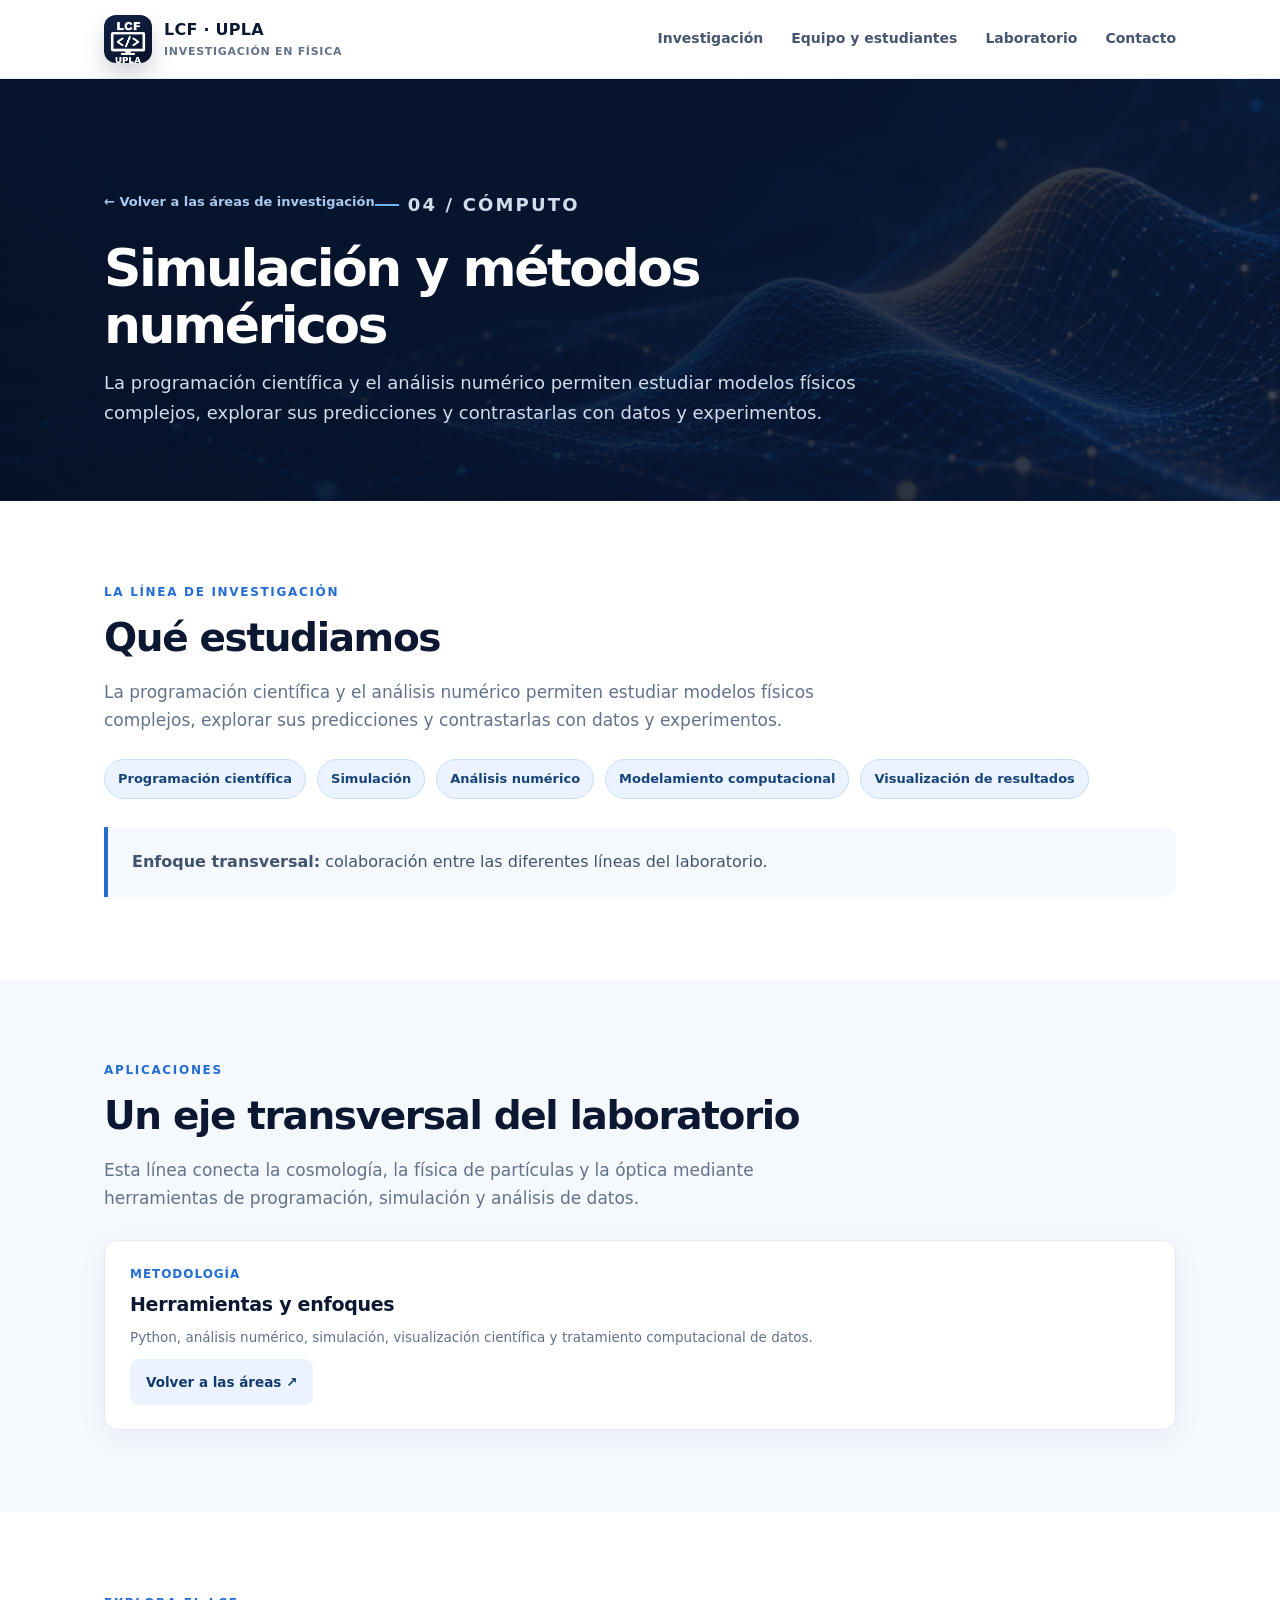
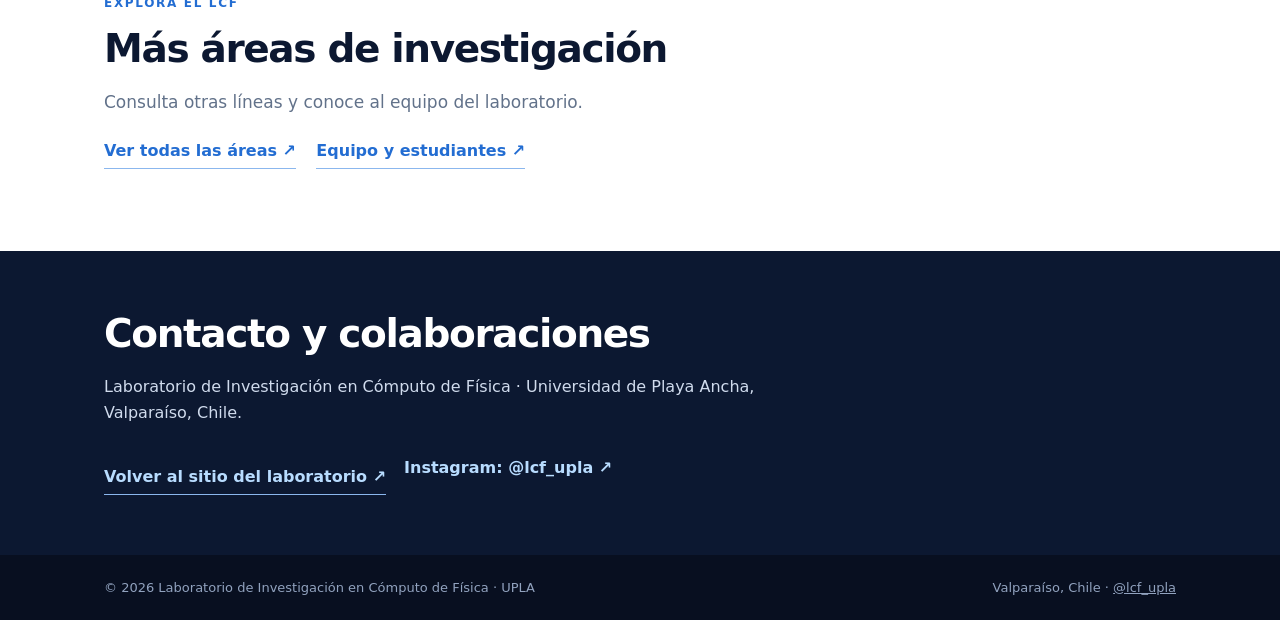
<file: metodos-numericos.html>
<!doctype html>
<html lang="es">
<head>
  <meta charset="utf-8">
  <meta name="viewport" content="width=device-width, initial-scale=1">
  <meta name="description" content="Simulación y métodos numéricos · Laboratorio de Investigación en Cómputo de Física UPLA.">
  <title>Simulación y métodos numéricos | LCF · UPLA</title>
  <link rel="stylesheet" href="styles.css">
</head>
<body>
<header><div class="container header-inner">
  <a class="brand" href="index.html#inicio" aria-label="Ir al inicio"><span class="mark"><img src="assets/logo-lcf-upla.png" alt="Logo LCF UPLA"></span><span>LCF · UPLA<small>Investigación en Física</small></span></a>
  <nav aria-label="Menú principal"><a href="index.html#investigacion">Investigación</a><a href="index.html#equipo">Equipo y estudiantes</a><a href="index.html#laboratorio">Laboratorio</a><a href="index.html#contacto">Contacto</a></nav>
</div></header>
<main>
  <div class="subhero has-image" style="--subhero-bg:url('assets/metodos-bg.png')"><div class="container"><a class="crumb" href="index.html#investigacion">← Volver a las áreas de investigación</a><p class="eyebrow" style="margin-top:25px">04 / CÓMPUTO</p><h1>Simulación y métodos numéricos</h1><p>La programación científica y el análisis numérico permiten estudiar modelos físicos complejos, explorar sus predicciones y contrastarlas con datos y experimentos.</p></div></div>
  <section><div class="container"><p class="kicker">La línea de investigación</p><h2>Qué estudiamos</h2><p class="lead area-body">La programación científica y el análisis numérico permiten estudiar modelos físicos complejos, explorar sus predicciones y contrastarlas con datos y experimentos.</p><div class="topic-list"><span>Programación científica</span><span>Simulación</span><span>Análisis numérico</span><span>Modelamiento computacional</span><span>Visualización de resultados</span></div><div class="feature-box"><p><strong>Enfoque transversal:</strong> colaboración entre las diferentes líneas del laboratorio.</p></div></div></section>
  <section class="gray" id="publicaciones"><div class="container"><p class="kicker">Aplicaciones</p><h2>Un eje transversal del laboratorio</h2><p class="lead">Esta línea conecta la cosmología, la física de partículas y la óptica mediante herramientas de programación, simulación y análisis de datos.</p><div class="pub-list"><article class="pub"><p class="pub-year">METODOLOGÍA</p><h3>Herramientas y enfoques</h3><p class="pub-meta">Python, análisis numérico, simulación, visualización científica y tratamiento computacional de datos.</p><div class="pub-cta"><a href="index.html#investigacion">Volver a las áreas ↗</a></div></article></div></div></section>
  <section><div class="container"><p class="kicker">Explora el LCF</p><h2>Más áreas de investigación</h2><p class="lead">Consulta otras líneas y conoce al equipo del laboratorio.</p><a class="outline-link" href="index.html#investigacion">Ver todas las áreas ↗</a> &nbsp;&nbsp; <a class="outline-link" href="index.html#equipo">Equipo y estudiantes ↗</a></div></section>
  <section class="contact"><div class="container"><h2>Contacto y colaboraciones</h2><p>Laboratorio de Investigación en Cómputo de Física · Universidad de Playa Ancha, Valparaíso, Chile.</p><div class="socials"><a class="outline-link" href="index.html#contacto">Volver al sitio del laboratorio ↗</a><a class="social-link" href="https://www.instagram.com/lcf_upla?psln=MXIzdzRicmZvcTJ4bA==" target="_blank" rel="noopener noreferrer">Instagram: @lcf_upla ↗</a></div></div></section>
</main>
<footer><div class="container"><span>© <span id="year">2026</span> Laboratorio de Investigación en Cómputo de Física · UPLA</span><span>Valparaíso, Chile · <a href="https://www.instagram.com/lcf_upla?psln=MXIzdzRicmZvcTJ4bA==" target="_blank" rel="noopener noreferrer">@lcf_upla</a></span></div></footer>
<script>document.getElementById('year').textContent=new Date().getFullYear();</script>
</body></html>
</file>
<file: styles.css>
:root {
  --navy:#0c1831;
  --navy-2:#101f3f;
  --blue:#236dd2;
  --blue-light:#9dc9ff;
  --light:#f5f8fd;
  --ink:#18233b;
  --muted:#62728a;
  --line:#e4ebf4;
  --card-shadow:0 12px 32px rgba(19,43,77,.08);
}
*{box-sizing:border-box}
html{scroll-behavior:smooth}
body{margin:0;color:var(--ink);font-family:system-ui,-apple-system,BlinkMacSystemFont,"Segoe UI",sans-serif;line-height:1.65;background:#fff}
a{color:inherit}
img{max-width:100%;display:block}
.container{max-width:1120px;margin:auto;padding:0 24px}
header{position:sticky;top:0;z-index:20;background:rgba(255,255,255,.96);border-bottom:1px solid var(--line);backdrop-filter:blur(12px)}
.header-inner{display:flex;justify-content:space-between;align-items:center;gap:24px;min-height:78px}
.brand{display:flex;align-items:center;gap:12px;text-decoration:none;font-weight:800;letter-spacing:.015em;color:var(--navy)}
.mark{width:48px;height:48px;display:grid;place-items:center;background:linear-gradient(145deg,#102246,#0a1328);border-radius:12px;color:#fff;box-shadow:0 12px 22px rgba(10,25,54,.18);padding:6px;flex:0 0 auto}
.mark img{width:100%;height:100%;object-fit:contain}
.brand small{display:block;font-size:11px;letter-spacing:.065em;text-transform:uppercase;font-weight:650;color:var(--muted)}
nav{display:flex;align-items:center;gap:28px}
nav a{font-size:14px;color:#465570;text-decoration:none;font-weight:600}
nav a:hover{color:var(--blue)}
.hero{overflow:hidden;position:relative;color:#fff;padding:110px 0 110px;background:linear-gradient(125deg,#0b1428,#142b51 68%,#0b244b)}
.hero::before{content:"";position:absolute;inset:0;background-image:var(--hero-bg);background-size:cover;background-position:center;background-repeat:no-repeat;opacity:.44}
.hero::after{content:"";position:absolute;inset:0;background:linear-gradient(90deg,rgba(6,18,41,.88) 0%,rgba(6,18,41,.78) 35%,rgba(6,18,41,.62) 100%)}
.hero .container,.subhero .container{position:relative;z-index:1}
.eyebrow{display:inline-flex;align-items:center;gap:9px;color:#9bc7ff;font-weight:750;font-size:13px;letter-spacing:.12em;text-transform:uppercase}
.eyebrow:before{content:"";width:24px;height:2px;background:#69b3ff}
h1{font-size:clamp(38px,5.6vw,64px);line-height:1.1;letter-spacing:-.048em;max-width:850px;margin:24px 0}
.hero p{font-size:19px;color:#d2dded;max-width:680px;margin:0 0 34px}
.button{display:inline-block;border-radius:10px;background:#eaf3ff;color:#0b2851;padding:13px 22px;text-decoration:none;font-size:14px;font-weight:800;box-shadow:0 8px 20px rgba(0,0,0,.08)}
.button:hover{background:#fff}
.button-row{display:flex;gap:14px;flex-wrap:wrap}
.button.secondary{background:transparent;color:#fff;border:1px solid rgba(255,255,255,.28)}
.button.secondary:hover{background:rgba(255,255,255,.08)}
section{padding:82px 0}
h2{font-size:clamp(28px,3.5vw,39px);letter-spacing:-.035em;line-height:1.2;margin:0 0 16px;color:var(--navy)}
.lead{color:var(--muted);font-size:17px;max-width:760px;margin:0}
.kicker{text-transform:uppercase;letter-spacing:.14em;color:var(--blue);font-size:12px;font-weight:850;margin:0 0 12px}
.cards{display:grid;grid-template-columns:repeat(2,minmax(0,1fr));gap:18px;margin-top:34px}
.card{border:1px solid var(--line);border-radius:18px;overflow:hidden;background:#fff;box-shadow:var(--card-shadow)}
a.card-link{text-decoration:none;position:relative;transition:border-color .2s,transform .2s,box-shadow .2s}
a.card-link:hover,a.card-link:focus-visible{border-color:#95bdf1;transform:translateY(-3px);box-shadow:0 18px 38px rgba(21,56,104,.12)}
.card-cover{height:160px;position:relative;background-size:cover;background-position:center}
.card-cover::after{content:"";position:absolute;inset:0;background:linear-gradient(180deg,rgba(8,17,35,.08),rgba(8,17,35,.58))}
.card-body{padding:24px}
.card-num{color:#3e83df;font-size:13px;font-weight:850;letter-spacing:.13em}
.card h3{font-size:21px;line-height:1.3;letter-spacing:-.025em;color:var(--navy);margin:13px 0 8px}
.card p{font-size:14.5px;color:var(--muted);margin:0}
.card-cta{display:inline-block;color:var(--blue);font-weight:800;font-size:13px;margin-top:18px}
.gray{background:var(--light)}
.photo-grid{display:grid;grid-template-columns:1.1fr .9fr;align-items:center;gap:45px}
.photo{margin:0;background:#dfebfa;border-radius:18px;overflow:hidden;box-shadow:0 20px 50px rgba(18,39,75,.1)}
.photo img{width:100%;height:360px;object-fit:cover}
.photo figcaption{padding:11px 17px;background:#fff;font-size:12px;color:#64748b}
.outline-link{display:inline-flex;align-items:center;gap:8px;color:var(--blue);font-weight:750;text-decoration:none;border-bottom:1px solid #8bb7ee;padding-bottom:3px;margin-top:22px}
.section-subtitle{font-size:19px;letter-spacing:-.015em;color:var(--navy);margin:29px 0 0}
.muted-note{color:var(--muted);font-size:13px;max-width:820px}
.team-grid{display:grid;grid-template-columns:repeat(3,minmax(0,1fr));gap:18px;margin:30px 0 44px}
.team-card{border:1px solid var(--line);background:#fff;border-radius:16px;padding:22px;box-shadow:var(--card-shadow)}
.team-card h3{color:var(--navy);font-size:17px;margin:8px 0 4px}
.team-card p{color:var(--muted);font-size:13px;margin:0}
.team-card a{color:var(--blue);text-decoration:none;font-size:13px;font-weight:800;display:inline-block;margin-top:10px}
.students{display:grid;grid-template-columns:repeat(5,minmax(0,1fr));gap:14px;margin-top:22px}
.student{border:1px dashed #bdd0e6;border-radius:13px;background:#fff;text-align:center;padding:24px 10px}
.avatar{width:49px;height:49px;border-radius:50%;background:#e7f0fc;color:var(--blue);display:grid;place-items:center;margin:0 auto 12px;font-weight:900;font-size:14px}
.student p{margin:0;color:var(--navy);font-size:14px;font-weight:700}
.contact{background:var(--navy);color:#fff;padding:60px 0}
.contact h2{color:#fff}
.contact p{color:#d0dbed;max-width:670px}
.contact .outline-link,.contact a.social-link{color:#b8dcff}
.socials{display:flex;gap:18px;flex-wrap:wrap;margin-top:12px}
.social-link{display:inline-flex;align-items:center;gap:8px;text-decoration:none;font-weight:700}
footer{background:#080f20;color:#91a2be;font-size:13px;padding:22px 0}
footer .container{display:flex;justify-content:space-between;gap:16px;flex-wrap:wrap;align-items:center}

/* Internal pages */
.subhero{position:relative;color:#fff;padding:86px 0 74px;background:linear-gradient(120deg,#0b1428,#17335e)}
.subhero.has-image::before{content:"";position:absolute;inset:0;background-image:var(--subhero-bg);background-size:cover;background-position:center;background-repeat:no-repeat;opacity:.48}
.subhero.has-image::after{content:"";position:absolute;inset:0;background:linear-gradient(90deg,rgba(6,18,41,.90) 0%,rgba(6,18,41,.78) 45%,rgba(6,18,41,.62) 100%)}
.subhero h1{font-size:clamp(34px,5.5vw,52px);max-width:800px;margin:20px 0 14px}
.subhero p{color:#d2dded;font-size:18px;max-width:760px;margin:0}
.crumb{color:#a9c9f0;text-decoration:none;font-weight:800;font-size:13px}
.area-body{max-width:780px}
.topic-list{display:flex;flex-wrap:wrap;gap:11px;margin-top:25px}
.topic-list span{background:#eaf3ff;color:#174478;border:1px solid #c9def6;padding:8px 13px;border-radius:100px;font-size:13px;font-weight:700}
.feature-box{background:var(--light);border-left:4px solid var(--blue);padding:22px 24px;border-radius:0 12px 12px 0;margin-top:28px}
.feature-box p{margin:0;color:#41546f}
.profile-card{display:grid;grid-template-columns:280px 1fr;gap:28px;align-items:center;margin-top:34px;padding:24px;border:1px solid var(--line);border-radius:20px;background:#fff;box-shadow:var(--card-shadow)}
.profile-photo{position:relative;border-radius:16px;overflow:hidden;background:#dfe9f8;min-height:320px}
.profile-photo img{width:100%;height:100%;object-fit:cover;aspect-ratio:4/5}
.profile-text h3{margin:0 0 10px;color:var(--navy);font-size:28px;line-height:1.2}
.profile-role{margin:0 0 14px;color:var(--blue);font-weight:800;letter-spacing:.05em;text-transform:uppercase;font-size:13px}
.profile-text p{margin:0;color:var(--muted)}
.profile-links{display:flex;flex-wrap:wrap;gap:12px;margin-top:18px}
.profile-links a{display:inline-block;background:#eaf3ff;color:#123c70;border-radius:9px;padding:12px 16px;text-decoration:none;font-weight:800;font-size:13.5px}
.profile-links a:hover,.pub-cta a:hover{background:#d8eaff}
.pub-list{display:grid;gap:14px;margin-top:28px}
.pub{border:1px solid var(--line);border-radius:14px;background:#fff;padding:24px 25px;box-shadow:0 8px 32px rgba(19,43,77,.05)}
.pub-year{font-size:12px;font-weight:850;letter-spacing:.08em;color:var(--blue);margin:0 0 8px}
.pub h3{margin:0 0 8px;font-size:19px;line-height:1.36;letter-spacing:-.015em;color:var(--navy)}
.pub-meta{font-size:13.5px;color:var(--muted);margin:0 0 10px}
.pub a{font-size:13.5px;color:var(--blue);font-weight:800;text-decoration:none}
.pub a:hover,.team-card a:hover{text-decoration:underline}
.pub-cta{display:flex;flex-wrap:wrap;gap:12px;margin-top:10px}
.pub-cta a{display:inline-block;background:#eaf3ff;color:#123c70;border-radius:9px;padding:12px 16px;text-decoration:none;font-weight:800;font-size:13.5px}

/* Utility */
a.card-link:focus-visible,.outline-link:focus-visible,nav a:focus-visible,.button:focus-visible{outline:3px solid #7ab6ff;outline-offset:4px}
.instagram-highlight{display:inline-flex;align-items:center;gap:10px;margin-top:20px;padding:12px 16px;background:#eaf3ff;color:#123c70;border-radius:12px;text-decoration:none;font-weight:800}

@media(max-width:980px){
  .profile-card,.photo-grid{grid-template-columns:1fr}
  .profile-card{gap:20px}
  .profile-photo{max-width:340px}
}
@media(max-width:900px){.students{grid-template-columns:repeat(3,minmax(0,1fr))}}
@media(max-width:700px){
  .header-inner{flex-wrap:wrap;gap:6px;padding-top:10px;padding-bottom:10px;min-height:72px}
  .brand small{font-size:10px}
  nav{flex-wrap:wrap;gap:11px 15px}
  nav a{font-size:12px}
  .hero{padding:78px 0 84px}
  .hero p{font-size:17px}
  .cards,.team-grid,.photo-grid{grid-template-columns:1fr}
  .photo-grid{gap:26px}
  .photo-grid .photo{order:2}
  .photo img{height:auto;min-height:220px}
  section{padding:62px 0}
  .students{grid-template-columns:repeat(2,minmax(0,1fr))}
  .subhero{padding:66px 0 55px}
  .subhero p{font-size:16px}
  .profile-card{padding:18px}
  .profile-photo{max-width:none;min-height:auto}
}
@media(max-width:410px){
  .brand{font-size:14px}.mark{width:42px;height:42px}
  nav{gap:8px 12px}
  .students{grid-template-columns:1fr 1fr}
}

/* Fotos de investigadores en tarjetas de inicio */
.team-grid .team-card{padding:0;overflow:hidden}
.team-image{height:210px;background:#e5edf8;overflow:hidden}
.team-image img{width:100%;height:100%;object-fit:cover;object-position:center 28%}
.team-card-content{padding:22px}
@media(max-width:700px){.team-image{height:240px}}
</file>
